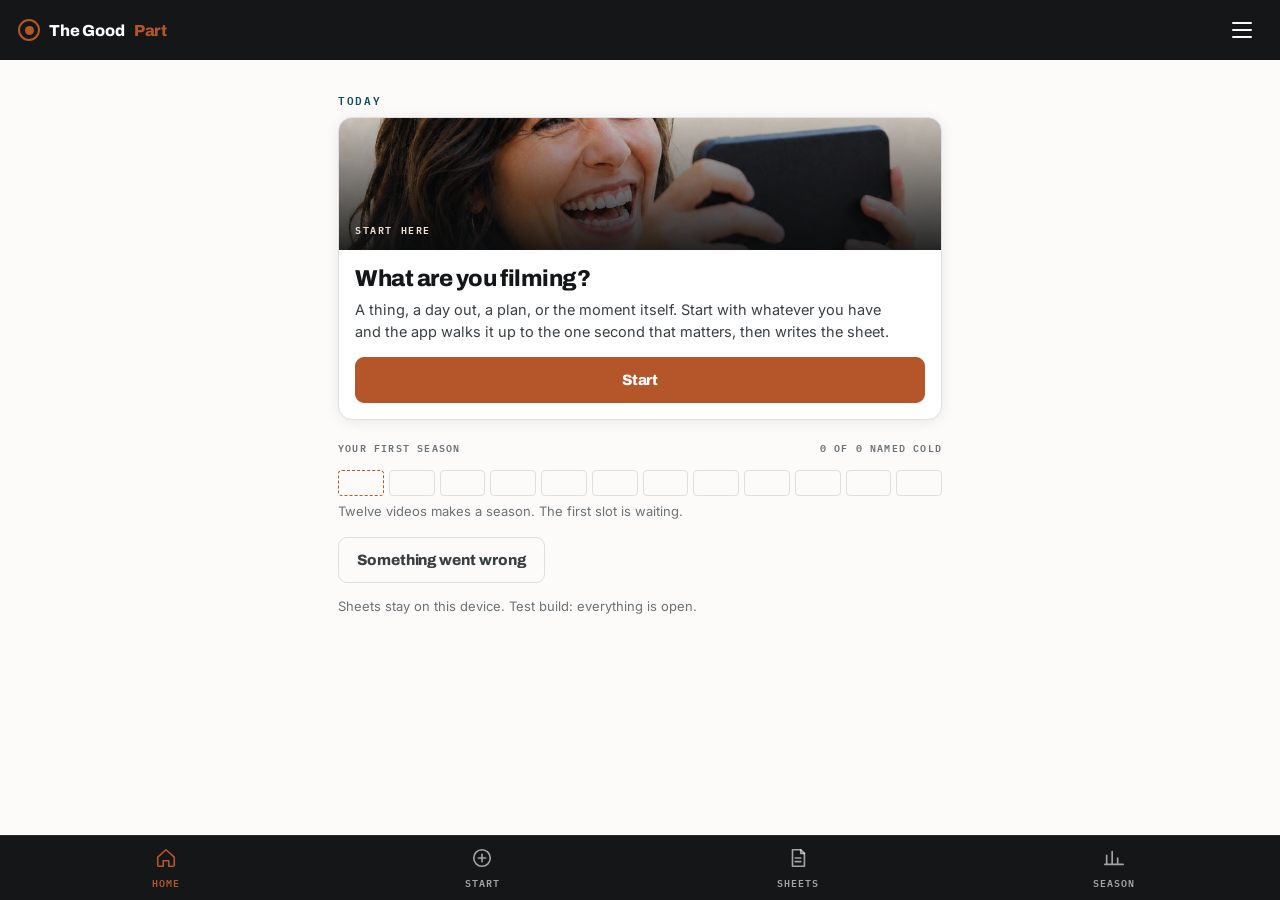
<file: index.html>
<!doctype html>
<html lang="en">
<head>
<meta charset="utf-8">
<meta name="viewport" content="width=device-width,initial-scale=1,viewport-fit=cover">
<meta name="color-scheme" content="light dark">
<meta name="theme-color" content="#141618">
<title>The Good Part Sheet</title>
<link rel="stylesheet" href="app.css?v=15">
</head>
<body>
<div class="top">
  <button class="brand" id="btnHome" aria-label="Home"><span class="mark"><i></i></span>The Good <span>Part</span></button>
  <button class="menu" id="btnMenu" aria-label="Menu"><i></i><i></i><i></i></button>
</div>
<div class="rail" id="rail" aria-hidden="true"></div>
<main id="main"></main>
<div class="bar"><div class="in" id="barIn"></div></div>
<nav class="tabs" id="tabs" aria-label="Main">
  <button data-t="home"><svg viewBox="0 0 24 24"><path d="M3 11l9-8 9 8v9a1 1 0 0 1-1 1h-5v-6H9v6H4a1 1 0 0 1-1-1z"/></svg>Home</button>
  <button data-t="start"><svg viewBox="0 0 24 24"><circle cx="12" cy="12" r="9"/><path d="M12 8v8M8 12h8"/></svg>Start</button>
  <button data-t="sheets"><svg viewBox="0 0 24 24"><path d="M6 3h9l4 4v14H6z"/><path d="M15 3v4h4M9 12h6M9 16h6"/></svg>Sheets</button>
  <button data-t="season"><svg viewBox="0 0 24 24"><path d="M4 19V9M10 19V5M16 19v-7M22 19H2"/></svg>Season</button>
</nav>
<script src="app.js?v=15"></script>
</body>
</html>
</file>
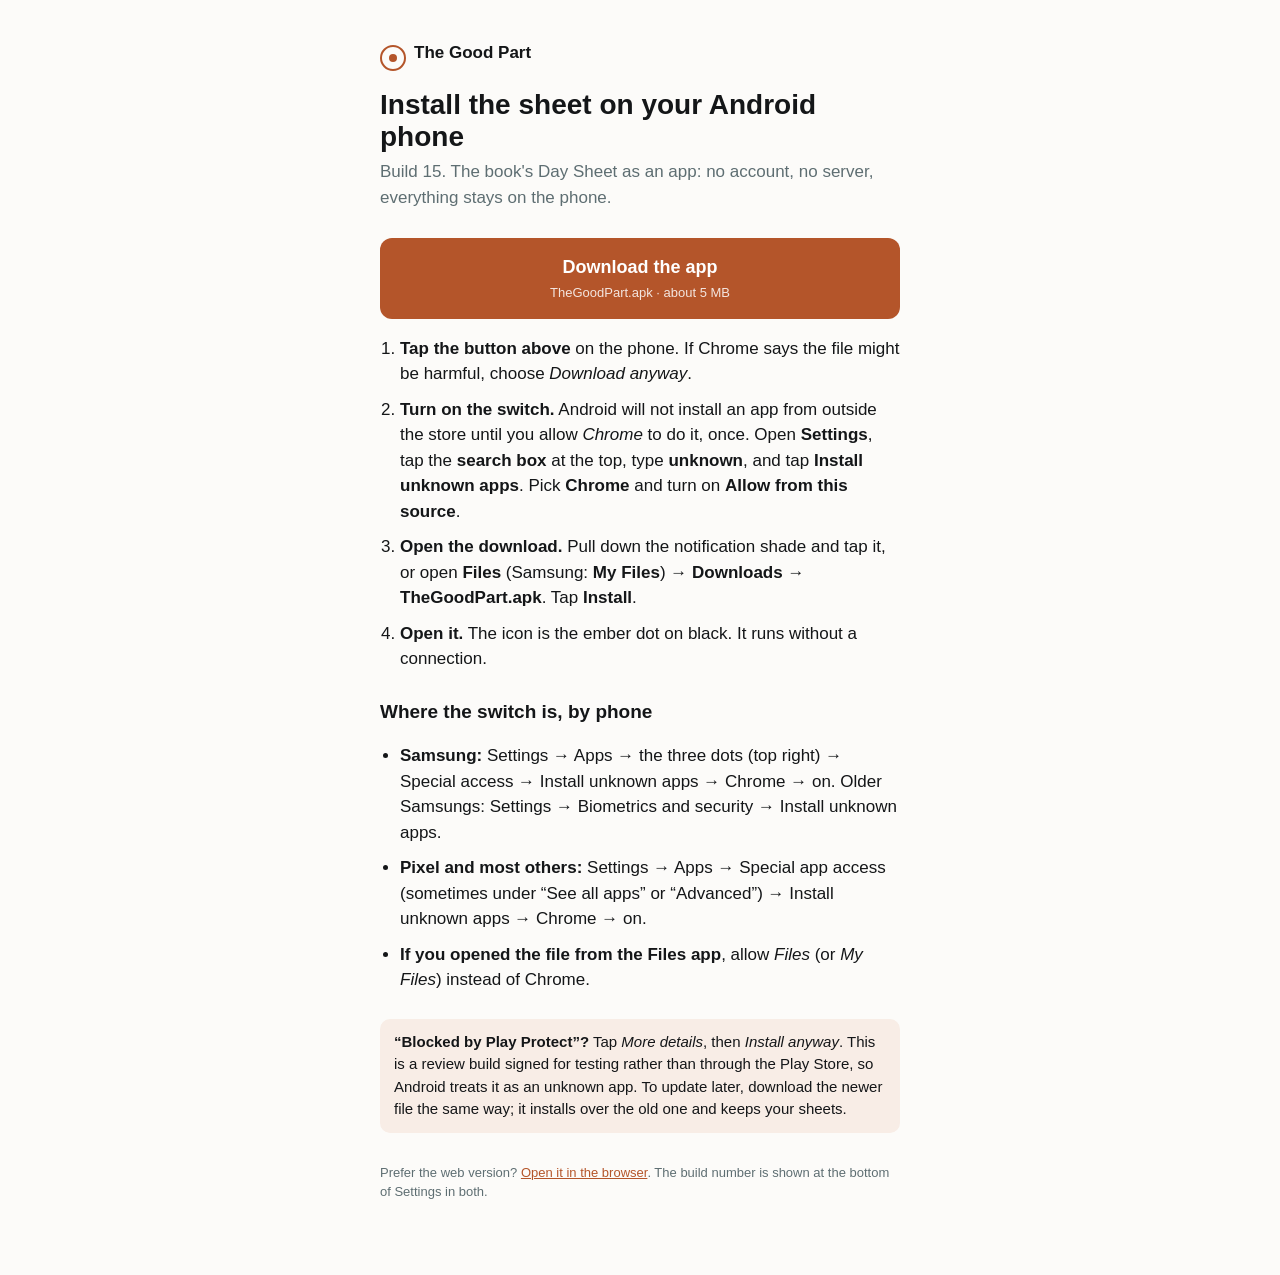
<file: install.html>
<!doctype html>
<html lang="en">
<head>
<meta charset="utf-8">
<meta name="viewport" content="width=device-width,initial-scale=1">
<title>The Good Part — install on Android</title>
<style>
  body{margin:0;background:#FCFBF9;color:#141618;font:17px/1.5 -apple-system,BlinkMacSystemFont,"Segoe UI",Roboto,sans-serif}
  main{max-width:520px;margin:0 auto;padding:40px 22px 60px}
  .mark{width:22px;height:22px;border-radius:50%;border:2.5px solid #B4552A;display:inline-flex;align-items:center;justify-content:center;vertical-align:-4px;margin-right:8px}
  .mark i{width:8px;height:8px;border-radius:50%;background:#B4552A;display:block}
  h1{font-size:28px;line-height:1.15;margin:18px 0 6px}
  p.sub{color:#5E6E72;margin:0 0 28px}
  a.btn{display:block;text-align:center;background:#B4552A;color:#fff;text-decoration:none;font-weight:600;padding:16px 20px;border-radius:12px;font-size:18px}
  a.btn small{display:block;font-weight:400;font-size:13px;opacity:.85;margin-top:2px}
  ol{padding-left:20px}
  li{margin:10px 0}
  .note{background:#F8EDE6;border-radius:10px;padding:12px 14px;font-size:15px;margin-top:26px}
  .xs{font-size:13px;color:#5E6E72;margin-top:30px}
</style>
</head>
<body>
<main>
  <div><span class="mark"><i></i></span><strong>The Good Part</strong></div>
  <h1>Install the sheet on your Android phone</h1>
  <p class="sub">Build 15. The book's Day Sheet as an app: no account, no server, everything stays on the phone.</p>

  <a class="btn" href="TheGoodPart.apk" download>Download the app<small>TheGoodPart.apk · about 5 MB</small></a>

  <ol>
    <li><strong>Tap the button above</strong> on the phone. If Chrome says the file might be harmful, choose <em>Download anyway</em>.</li>
    <li><strong>Turn on the switch.</strong> Android will not install an app from outside the store until you allow <em>Chrome</em> to do it, once. Open <strong>Settings</strong>, tap the <strong>search box</strong> at the top, type <strong>unknown</strong>, and tap <strong>Install unknown apps</strong>. Pick <strong>Chrome</strong> and turn on <strong>Allow from this source</strong>.</li>
    <li><strong>Open the download.</strong> Pull down the notification shade and tap it, or open <strong>Files</strong> (Samsung: <strong>My Files</strong>) &rarr; <strong>Downloads</strong> &rarr; <strong>TheGoodPart.apk</strong>. Tap <strong>Install</strong>.</li>
    <li><strong>Open it.</strong> The icon is the ember dot on black. It runs without a connection.</li>
  </ol>

  <h2 style="font-size:19px;margin:26px 0 6px">Where the switch is, by phone</h2>
  <ul style="padding-left:20px">
    <li><strong>Samsung:</strong> Settings &rarr; Apps &rarr; the three dots (top right) &rarr; Special access &rarr; Install unknown apps &rarr; Chrome &rarr; on. Older Samsungs: Settings &rarr; Biometrics and security &rarr; Install unknown apps.</li>
    <li><strong>Pixel and most others:</strong> Settings &rarr; Apps &rarr; Special app access (sometimes under &ldquo;See all apps&rdquo; or &ldquo;Advanced&rdquo;) &rarr; Install unknown apps &rarr; Chrome &rarr; on.</li>
    <li><strong>If you opened the file from the Files app</strong>, allow <em>Files</em> (or <em>My Files</em>) instead of Chrome.</li>
  </ul>

  <div class="note">
    <strong>&ldquo;Blocked by Play Protect&rdquo;?</strong> Tap <em>More details</em>, then <em>Install anyway</em>. This is a review build signed for testing rather than through the Play Store, so Android treats it as an unknown app. To update later, download the newer file the same way; it installs over the old one and keeps your sheets.
  </div>

  <p class="xs">Prefer the web version? <a href="./" style="color:#B4552A">Open it in the browser</a>. The build number is shown at the bottom of Settings in both.</p>
</main>
</body>
</html>
</file>
<file: app.css>
/* The Good Part — the sheet. The book's own palette and type, built for a phone. */
@font-face{font-family:'Archivo';src:url('fonts/archivo_2.ttf');font-weight:700;font-display:swap;}
@font-face{font-family:'Archivo';src:url('fonts/archivo_3.ttf');font-weight:800;font-display:swap;}
@font-face{font-family:'Inter';src:url('fonts/inter_1.ttf');font-weight:400;font-display:swap;}
@font-face{font-family:'Inter';src:url('fonts/inter_2.ttf');font-weight:600;font-display:swap;}
@font-face{font-family:'PlexMono';src:url('fonts/mono_2.ttf');font-weight:500;font-display:swap;}
@font-face{font-family:'PlexMono';src:url('fonts/mono_3.ttf');font-weight:600;font-display:swap;}

:root{
  --paper:#FCFBF9; --ink:#141618; --soft:#3A3F44; --muted:#6C7278; --rule:#DDE0DE; --write:#C4D0D3;
  --accent:#0D4F5C; --accent-pale:#E7F0F2; --ember:#B4552A; --ember-pale:#F8EDE6; --pen:#27467A;
  --card:#FFFFFF; --bar:#141618; --bar-ink:#FCFBF9; --ok:#2F6B3A; --bad:#9A2E20; --shadow:rgba(20,22,24,.08);
  --disp:'Archivo',"Helvetica Neue",Arial,sans-serif;
  --body:'Inter',-apple-system,BlinkMacSystemFont,"Segoe UI",Roboto,sans-serif;
  --mono:'PlexMono',ui-monospace,Menlo,Consolas,monospace;
  --tap:46px;
}
@media (prefers-color-scheme:dark){:root:not([data-theme="light"]){
  --paper:#141618; --ink:#FCFBF9; --soft:#C2CDD0; --muted:#8A959A; --rule:#2C3236; --write:#3A4448;
  --accent:#8FC0CA; --accent-pale:#16262A; --ember:#E08A55; --ember-pale:#2A1E17; --pen:#9FB8E8;
  --card:#1B1F22; --bar:#0B0D0E; --bar-ink:#FCFBF9; --ok:#7FC58A; --bad:#E08A7A; --shadow:rgba(0,0,0,.3);
}}
:root[data-theme="dark"]{
  --paper:#141618; --ink:#FCFBF9; --soft:#C2CDD0; --muted:#8A959A; --rule:#2C3236; --write:#3A4448;
  --accent:#8FC0CA; --accent-pale:#16262A; --ember:#E08A55; --ember-pale:#2A1E17; --pen:#9FB8E8;
  --card:#1B1F22; --bar:#0B0D0E; --bar-ink:#FCFBF9; --ok:#7FC58A; --bad:#E08A7A; --shadow:rgba(0,0,0,.3);
}

*{box-sizing:border-box;-webkit-tap-highlight-color:transparent}
html{-webkit-text-size-adjust:100%}
html,body{margin:0;background:var(--paper);color:var(--ink);font-family:var(--body);font-size:16px;line-height:1.5}
body{min-height:100dvh;display:flex;flex-direction:column;overscroll-behavior-y:none}

/* ---------- chrome ---------- */
.top{background:var(--bar);color:var(--bar-ink);padding:calc(10px + env(safe-area-inset-top)) 18px 10px;
  display:flex;justify-content:space-between;align-items:center;gap:10px;position:sticky;top:0;z-index:20}
.top .brand{display:flex;align-items:center;gap:9px;background:none;border:0;padding:6px 8px 6px 0;color:inherit;cursor:pointer;
  font-family:var(--disp);font-weight:800;font-size:16px;letter-spacing:-.01em;border-radius:8px}
.top .brand span{color:var(--ember)}
.top .brand .mark{width:22px;height:22px;border-radius:50%;border:2.5px solid var(--ember);display:inline-flex;align-items:center;justify-content:center;flex:none}
.top .brand .mark i{width:9px;height:9px;border-radius:50%;background:var(--ember);display:block}
.top .menu{background:none;border:0;padding:0;width:40px;height:40px;border-radius:8px;cursor:pointer;
  display:flex;flex-direction:column;gap:5px;justify-content:center;align-items:center}
.top .menu i{display:block;height:2px;width:20px;background:var(--bar-ink);border-radius:1px;transition:transform .15s,opacity .15s}
.top .menu.x i:nth-child(1){transform:translateY(7px) rotate(45deg)}
.top .menu.x i:nth-child(2){opacity:0}
.top .menu.x i:nth-child(3){transform:translateY(-7px) rotate(-45deg)}
.tabs{position:fixed;left:0;right:0;bottom:0;background:var(--bar);color:var(--bar-ink);display:flex;justify-content:space-around;
  padding:6px 8px calc(6px + env(safe-area-inset-bottom));z-index:22;border-top:1px solid rgba(255,255,255,.08)}
.tabs button{background:none;border:0;color:rgba(252,251,249,.62);font:600 10px var(--mono);letter-spacing:.1em;text-transform:uppercase;
  display:flex;flex-direction:column;align-items:center;gap:4px;padding:5px 10px 3px;min-width:64px;cursor:pointer;border-radius:8px}
.tabs button svg{width:22px;height:22px;stroke:currentColor;fill:none;stroke-width:1.8;stroke-linecap:round;stroke-linejoin:round}
.tabs button.on{color:var(--ember)}
.bar.empty{display:none}
.rail{display:flex;gap:5px;padding:10px 18px 0;max-width:640px;width:100%;margin:0 auto}
.rail i{flex:1;height:3px;border-radius:2px;background:var(--rule);display:block}
.rail i.on{background:var(--accent)} .rail i.now{background:var(--ember)}
main{flex:1;width:100%;max-width:640px;margin:0 auto;padding:20px 18px 170px}
.bar{position:fixed;left:0;right:0;bottom:calc(62px + env(safe-area-inset-bottom));background:var(--paper);border-top:1px solid var(--rule);
  padding:10px 18px calc(10px + env(safe-area-inset-bottom));z-index:20}
.bar .in{max-width:640px;margin:0 auto;display:flex;gap:8px;justify-content:space-between;align-items:center}

/* ---------- type ---------- */
.eyebrow{font:600 10.5px var(--mono);letter-spacing:.16em;text-transform:uppercase;color:var(--accent);margin:0 0 8px}
.eyebrow.e{color:var(--ember)} .eyebrow.q{color:var(--muted)}
h1{font-family:var(--disp);font-weight:800;font-size:28px;line-height:1.06;letter-spacing:-.02em;margin:0 0 10px;text-wrap:balance}
h2{font-family:var(--disp);font-weight:800;font-size:18px;line-height:1.15;letter-spacing:-.01em;margin:24px 0 8px}
p{margin:0 0 12px;max-width:60ch;color:var(--soft)}
p.lede{font-size:16.5px;color:var(--ink)}
.xs{font-size:13px;color:var(--muted);line-height:1.45}
.b{font-weight:600;color:var(--ink)}

/* ---------- inputs ---------- */
label.lbl{display:block;font:600 10.5px var(--mono);letter-spacing:.14em;text-transform:uppercase;color:var(--accent);margin:20px 0 6px}
label.lbl.e{color:var(--ember)}
input[type=text],input[type=number],textarea{width:100%;background:var(--card);color:var(--pen);
  border:1.5px solid var(--rule);border-radius:8px;padding:13px 14px;
  font:600 italic 17px/1.4 var(--body);min-height:var(--tap)}
input[type=number]{font-style:normal;font-family:var(--mono);font-size:18px}
textarea{min-height:88px;resize:vertical}
::placeholder{color:var(--muted);font-style:normal;font-weight:400;font-size:15px}
input:focus-visible,textarea:focus-visible,button:focus-visible,.opt:focus-visible,.check:focus-within{outline:2px solid var(--ember);outline-offset:2px}

.opts{display:grid;gap:9px}
.opt{display:block;width:100%;text-align:left;background:var(--card);border:1.5px solid var(--rule);
  border-radius:10px;padding:14px 16px;cursor:pointer;color:var(--ink);font:inherit;min-height:var(--tap)}
.opt b{display:block;font-family:var(--disp);font-weight:800;font-size:15.5px;letter-spacing:-.005em;margin-bottom:2px}
.opt small{display:block;color:var(--muted);font-size:12.5px;line-height:1.4}
.opt.sel{border-color:var(--ember);background:var(--ember-pale)}
.check{display:flex;gap:13px;align-items:flex-start;background:var(--card);border:1.5px solid var(--rule);
  border-radius:10px;padding:14px 16px;margin-bottom:9px;cursor:pointer}
.check input{width:22px;height:22px;margin:1px 0 0;accent-color:var(--ember);flex:none}
.check b{display:block;font-weight:600;color:var(--ink);font-size:15px}
.check small{color:var(--muted);font-size:12.5px;line-height:1.4}
select{width:100%;padding:11px 8px;border:1.5px solid var(--rule);border-radius:7px;background:var(--card);
  color:var(--ink);font:600 12px var(--mono);min-height:var(--tap)}

/* ---------- buttons ---------- */
.btn{font:800 15px var(--disp);letter-spacing:-.005em;border-radius:9px;padding:13px 18px;
  border:1.5px solid var(--ink);background:transparent;color:var(--ink);cursor:pointer;min-height:var(--tap)}
.btn.go{background:var(--ember);border-color:var(--ember);color:#fff}
.btn.quiet{border-color:var(--rule);color:var(--soft)}
.btn:disabled{opacity:.4}
.row{display:flex;gap:8px;flex-wrap:wrap;align-items:center}

/* ---------- notes ---------- */
.note{border-left:3px solid var(--accent);background:var(--accent-pale);padding:12px 14px;
  border-radius:0 7px 7px 0;font-size:14px;color:var(--soft);margin:16px 0}
.note.e{border-color:var(--ember);background:var(--ember-pale)}
.note.stop{border-color:var(--bad)}
.note b{color:var(--ink)}

/* ---------- shot rows ---------- */
.shot{display:grid;grid-template-columns:1fr 96px;gap:9px;align-items:start;padding:13px 0;border-top:1px solid var(--rule)}
.shot:first-of-type{border-top:0}
.shot .n{font:600 10px var(--mono);letter-spacing:.12em;text-transform:uppercase;color:var(--accent);margin-bottom:3px}
.shot .n.m{color:var(--ember)}
.shot .q{font-size:12.5px;color:var(--muted);margin-bottom:5px;line-height:1.35}
.shot input{padding:11px 12px;font-size:15px}
.shot .sz{grid-column:2;align-self:end}

/* ---------- the sheet ---------- */
.sheet{background:#FCFBF9;color:#141618;border:1.5px solid #141618;border-radius:9px;padding:16px 16px 14px;font-size:13px}
.sheet .h{display:flex;justify-content:space-between;align-items:baseline;gap:10px;flex-wrap:wrap}
.sheet .ey{font:600 9.5px var(--mono);letter-spacing:.15em;text-transform:uppercase;color:#0D4F5C;margin:0}
.sheet .ey.e{color:#B4552A}
.sheet h3{font-family:var(--disp);font-weight:800;font-size:21px;letter-spacing:-.015em;margin:6px 0 12px;color:#141618}
.sheet .box{border:1.25px solid #0D4F5C;border-radius:6px;padding:9px 11px;background:#fff;margin-bottom:9px}
.sheet .box.e{border-color:#B4552A;background:#F8EDE6}
.sheet .pen{font-family:var(--body);font-style:italic;font-weight:600;color:#27467A;font-size:13.5px;line-height:1.45;
  min-height:19px;background-image:linear-gradient(to bottom,transparent 0,transparent 18px,#C4D0D3 18px,#C4D0D3 19px);
  background-size:100% 19px;padding:0 2px;word-wrap:break-word}
.sheet .pen.flat{background:none;min-height:0}
.sheet .g2{display:grid;grid-template-columns:1fr 1fr;gap:7px;margin-bottom:9px}
.sheet .g2 .box{margin:0;padding:7px 9px}
.sheet .tk{font:600 11.5px var(--mono);color:#141618}
.sheet .tk .on{color:#27467A}
.sheet table{width:100%;border-collapse:collapse;margin-bottom:9px}
.sheet th{background:#141618;color:#FCFBF9;font:600 8.5px var(--mono);letter-spacing:.13em;text-transform:uppercase;padding:6px 7px;text-align:left}
.sheet td{padding:6px 7px;border-bottom:.75px solid #DDE0DE;vertical-align:top;font-size:12px}
.sheet td.n{font:600 9.5px var(--mono);letter-spacing:.09em;color:#0D4F5C;white-space:nowrap;width:70px}
.sheet tr.m td{background:#F8EDE6} .sheet tr.m td.n{color:#B4552A}
.sheet td.sz{font:500 9.5px var(--mono);color:#6C7278;width:58px}
.sheet .foot{font:500 9px var(--mono);letter-spacing:.13em;text-transform:uppercase;color:#6C7278;
  display:flex;justify-content:space-between;gap:8px;margin-top:8px}
.sample{display:inline-block;font:600 9.5px var(--mono);letter-spacing:.13em;text-transform:uppercase;
  color:#B4552A;border:1px solid #B4552A;border-radius:3px;padding:2px 5px;vertical-align:2px}

/* ---------- lists ---------- */
.rows{border:1.5px solid var(--rule);border-radius:10px;overflow:hidden;background:var(--card)}
.rowi{display:grid;grid-template-columns:1fr auto;gap:10px;padding:13px 14px;border-top:1px solid var(--rule);
  cursor:pointer;align-items:center;min-height:var(--tap)}
.rowi:first-child{border-top:0}
.rowi b{display:block;font-weight:600;font-size:15px;line-height:1.3}
.rowi small{color:var(--muted);font-size:12.5px}
.pill{font:600 9.5px var(--mono);letter-spacing:.1em;text-transform:uppercase;padding:4px 7px;border-radius:3px;
  border:1px solid var(--rule);color:var(--muted);white-space:nowrap}
.pill.ok{color:var(--ok);border-color:var(--ok)}
.pill.bad{color:var(--bad);border-color:var(--bad)}
.pill.due{color:#fff;background:var(--ember);border-color:var(--ember)}

/* ---------- season / numbers ---------- */
.stats{display:grid;grid-template-columns:repeat(2,1fr);gap:9px;margin:14px 0}
.stat{background:var(--card);border:1.5px solid var(--rule);border-radius:10px;padding:12px 13px}
.stat .k{font:600 9.5px var(--mono);letter-spacing:.13em;text-transform:uppercase;color:var(--muted);margin-bottom:4px}
.stat .v{font-family:var(--disp);font-weight:800;font-size:26px;line-height:1;letter-spacing:-.02em;
  font-variant-numeric:tabular-nums;color:var(--ink)}
.stat .v.ok{color:var(--ok)} .stat .v.e{color:var(--ember)}
.stat .n{font-size:11.5px;color:var(--muted);margin-top:4px;line-height:1.3}
.chart{background:var(--card);border:1.5px solid var(--rule);border-radius:10px;padding:14px 12px 10px;margin:12px 0;overflow-x:auto}
.chart h4{font:600 10.5px var(--mono);letter-spacing:.14em;text-transform:uppercase;color:var(--accent);margin:0 0 10px;padding:0 2px}
.num4{display:grid;grid-template-columns:1fr 1fr;gap:10px}

/* ---------- the one card: where you are in the loop ---------- */
.hero{border-radius:14px;overflow:hidden;background:var(--card);border:1.5px solid var(--rule);
  box-shadow:0 2px 14px var(--shadow);margin:2px 0 18px}
.hero .band{position:relative;height:132px;background-size:cover;background-position:center 40%}
.hero .band:after{content:"";position:absolute;inset:0;
  background:linear-gradient(180deg,rgba(9,11,12,.15) 0%,rgba(9,11,12,.55) 55%,rgba(9,11,12,.88) 100%)}
.hero .band .ey{position:absolute;left:16px;bottom:12px;right:16px;z-index:2;
  font:600 10px var(--mono);letter-spacing:.16em;text-transform:uppercase;color:#F0E4DA}
.hero .body{padding:16px}
.hero h2.t{font-family:var(--disp);font-weight:800;font-size:23px;line-height:1.1;letter-spacing:-.02em;
  margin:0 0 8px;color:var(--ink);text-wrap:balance}
.hero p{font-size:14.5px;margin:0 0 14px}
.hero .act{display:flex;gap:8px;flex-wrap:wrap}
.hero .act .btn{flex:1;min-width:130px}

/* ---------- the season strip: competence, visible from video one ---------- */
.strip{display:flex;gap:5px;margin:14px 0 6px;flex-wrap:wrap}
.strip i{flex:1;min-width:14px;height:26px;border-radius:4px;border:1.5px solid var(--rule);display:block}
.strip i.p{background:var(--ok);border-color:var(--ok)}
.strip i.f{background:var(--bad);border-color:var(--bad);opacity:.55}
.strip i.now{border-color:var(--ember);border-style:dashed}
.striplab{display:flex;justify-content:space-between;font:600 10px var(--mono);letter-spacing:.12em;
  text-transform:uppercase;color:var(--muted)}

/* ---------- when: the if-then plan ---------- */
.when{display:grid;grid-template-columns:repeat(2,1fr);gap:7px;margin:8px 0}
.when button{background:var(--paper);border:1.5px solid var(--rule);border-radius:8px;padding:12px 8px;
  font:600 13px var(--body);color:var(--soft);cursor:pointer;min-height:var(--tap)}
.when button.on{background:var(--ember);border-color:var(--ember);color:#fff}

/* ---------- who you showed it to ---------- */
.who{display:flex;gap:6px;flex-wrap:wrap;margin:8px 0}
.who button{background:var(--paper);border:1.5px solid var(--rule);border-radius:20px;padding:9px 14px;
  font:600 13px var(--body);color:var(--soft);cursor:pointer;min-height:42px}
.who button.on{background:var(--accent);border-color:var(--accent);color:var(--paper)}

/* ---------- say it (voice first) ---------- */
.say{background:var(--card);border:1.5px solid var(--rule);border-radius:12px;padding:16px;margin:4px 0 14px}
.say textarea{border:0;background:transparent;padding:0;min-height:76px;font-size:19px}
.say textarea:focus-visible{outline:none}
.mic{display:flex;align-items:center;gap:10px;width:100%;justify-content:center;background:var(--ember);
  color:#fff;border:0;border-radius:10px;padding:14px;font:800 15px var(--disp);cursor:pointer;min-height:52px}
.mic.rec{background:var(--bad)}
.mic .dot{width:10px;height:10px;border-radius:50%;background:#fff;flex:none}
.mic.rec .dot{animation:pulse 1s infinite}
@keyframes pulse{0%,100%{opacity:1}50%{opacity:.25}}
@media (prefers-reduced-motion:reduce){.mic.rec .dot{animation:none}}

/* ---------- live checks ---------- */
.chk{display:flex;gap:11px;align-items:flex-start;padding:11px 13px;border-radius:9px;margin-bottom:7px;
  border:1.5px solid var(--rule);background:var(--card)}
.chk .m{font:700 15px var(--disp);flex:none;width:20px;text-align:center;line-height:1.35}
.chk.y{border-color:var(--ok)} .chk.y .m{color:var(--ok)}
.chk.n{border-color:var(--bad);background:var(--ember-pale)} .chk.n .m{color:var(--bad)}
.chk.wait{opacity:.55}
.chk b{display:block;font-weight:600;font-size:14.5px;color:var(--ink)}
.chk small{display:block;color:var(--muted);font-size:12.5px;line-height:1.4;margin-top:1px}

/* ---------- the sheet, edited in place ---------- */
.field{display:block;width:100%;text-align:left;background:var(--card);border:1.5px solid var(--rule);
  border-radius:10px;padding:12px 14px;margin-bottom:9px;cursor:pointer;font:inherit;color:var(--ink);min-height:var(--tap)}
.field .k{font:600 10px var(--mono);letter-spacing:.14em;text-transform:uppercase;color:var(--accent);
  display:flex;justify-content:space-between;align-items:center;gap:8px;margin-bottom:5px}
.field .k.e{color:var(--ember)}
.field .v{font-family:var(--body);font-style:italic;font-weight:600;color:var(--pen);font-size:15.5px;line-height:1.4}
.field .v.plain{font-style:normal;font-family:var(--mono);font-size:13px;letter-spacing:.04em;color:var(--ink)}
.guess{font:600 9px var(--mono);letter-spacing:.12em;text-transform:uppercase;color:var(--ember);
  border:1px solid var(--ember);border-radius:3px;padding:2px 5px;flex:none}
.seg{display:flex;gap:6px;flex-wrap:wrap;margin-top:7px}
.seg button{flex:1;min-width:70px;background:var(--paper);border:1.5px solid var(--rule);border-radius:7px;
  padding:10px 6px;font:600 12px var(--mono);color:var(--soft);cursor:pointer;min-height:42px}
.seg button.on{background:var(--ember);border-color:var(--ember);color:#fff}

/* ---------- the clock the app works out for you ---------- */
.timing{background:var(--accent-pale);border:1.5px solid var(--accent);border-radius:10px;padding:12px 14px;margin:12px 0}
.timing .k{font:600 10px var(--mono);letter-spacing:.14em;text-transform:uppercase;color:var(--accent);margin-bottom:8px}
.timing ul{margin:0;padding:0;list-style:none;display:grid;gap:6px}
.timing li{display:flex;justify-content:space-between;gap:10px;font-size:13.5px;color:var(--soft)}
.timing b{font-family:var(--mono);font-weight:600;color:var(--ink);font-variant-numeric:tabular-nums;white-space:nowrap}

.hidden{display:none!important}
.center{text-align:center}
@media (prefers-reduced-motion:no-preference){main{animation:fade .16s ease-out}@keyframes fade{from{opacity:.55;transform:translateY(3px)}to{opacity:1;transform:none}}}
@media print{.top,.rail,.bar,.tabs,.noprint{display:none!important}main{padding:0;max-width:none}body{background:#fff}}

.lnk{background:none;border:0;padding:0;font:inherit;color:var(--accent);text-decoration:underline;cursor:pointer}

[hidden]{display:none!important}
.check small{display:block}
</file>
